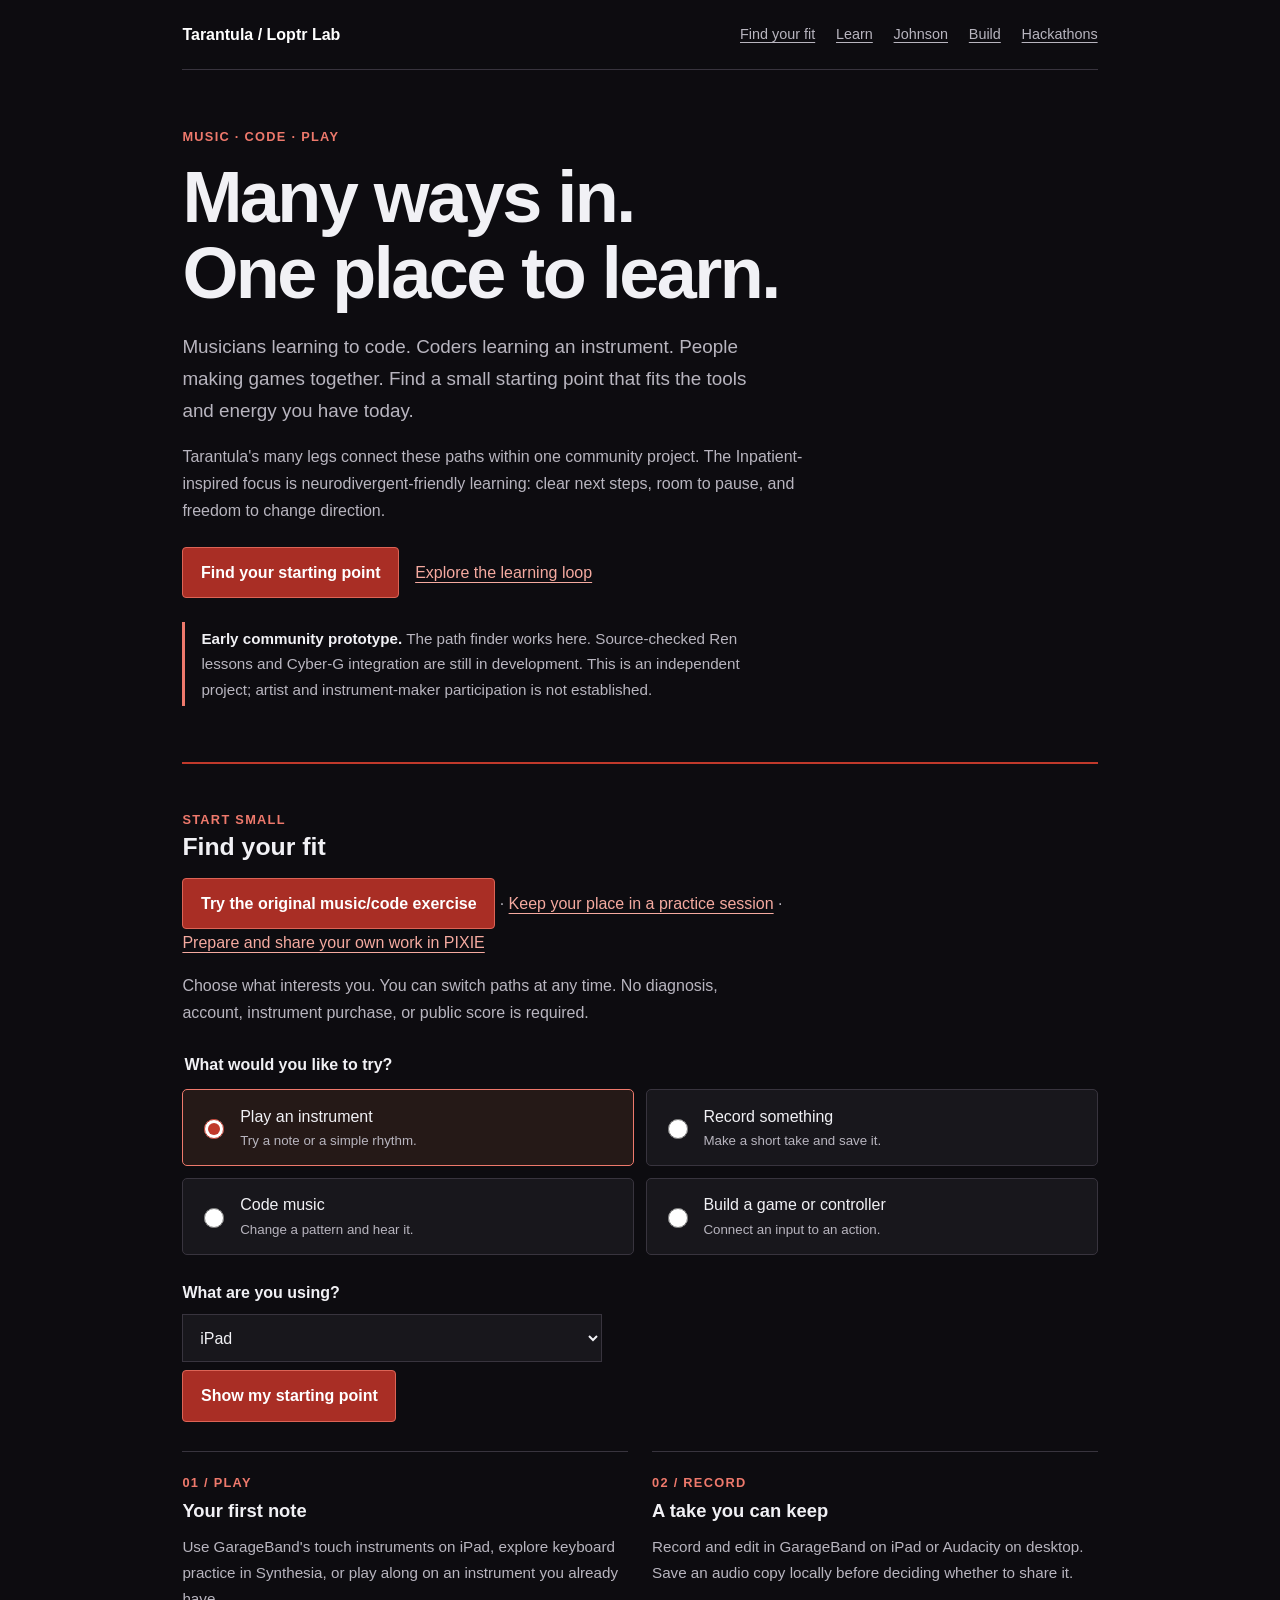
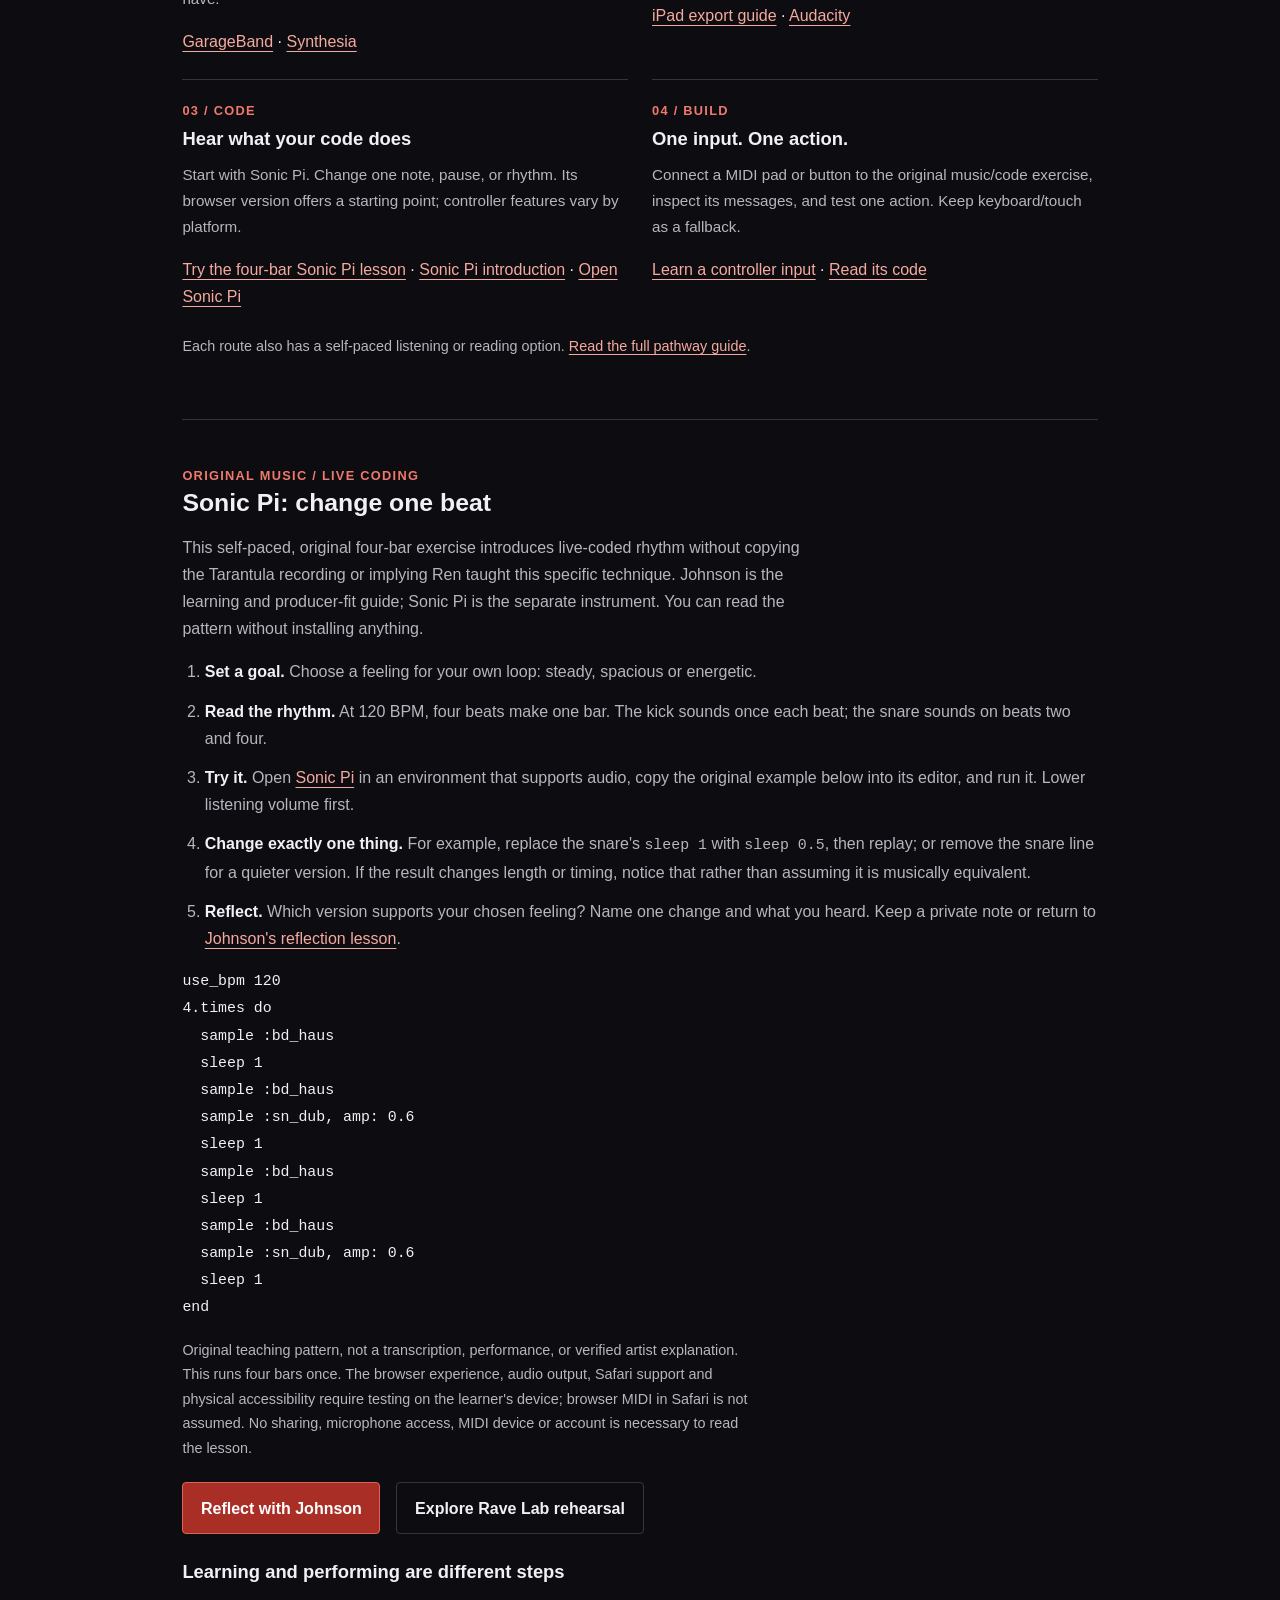
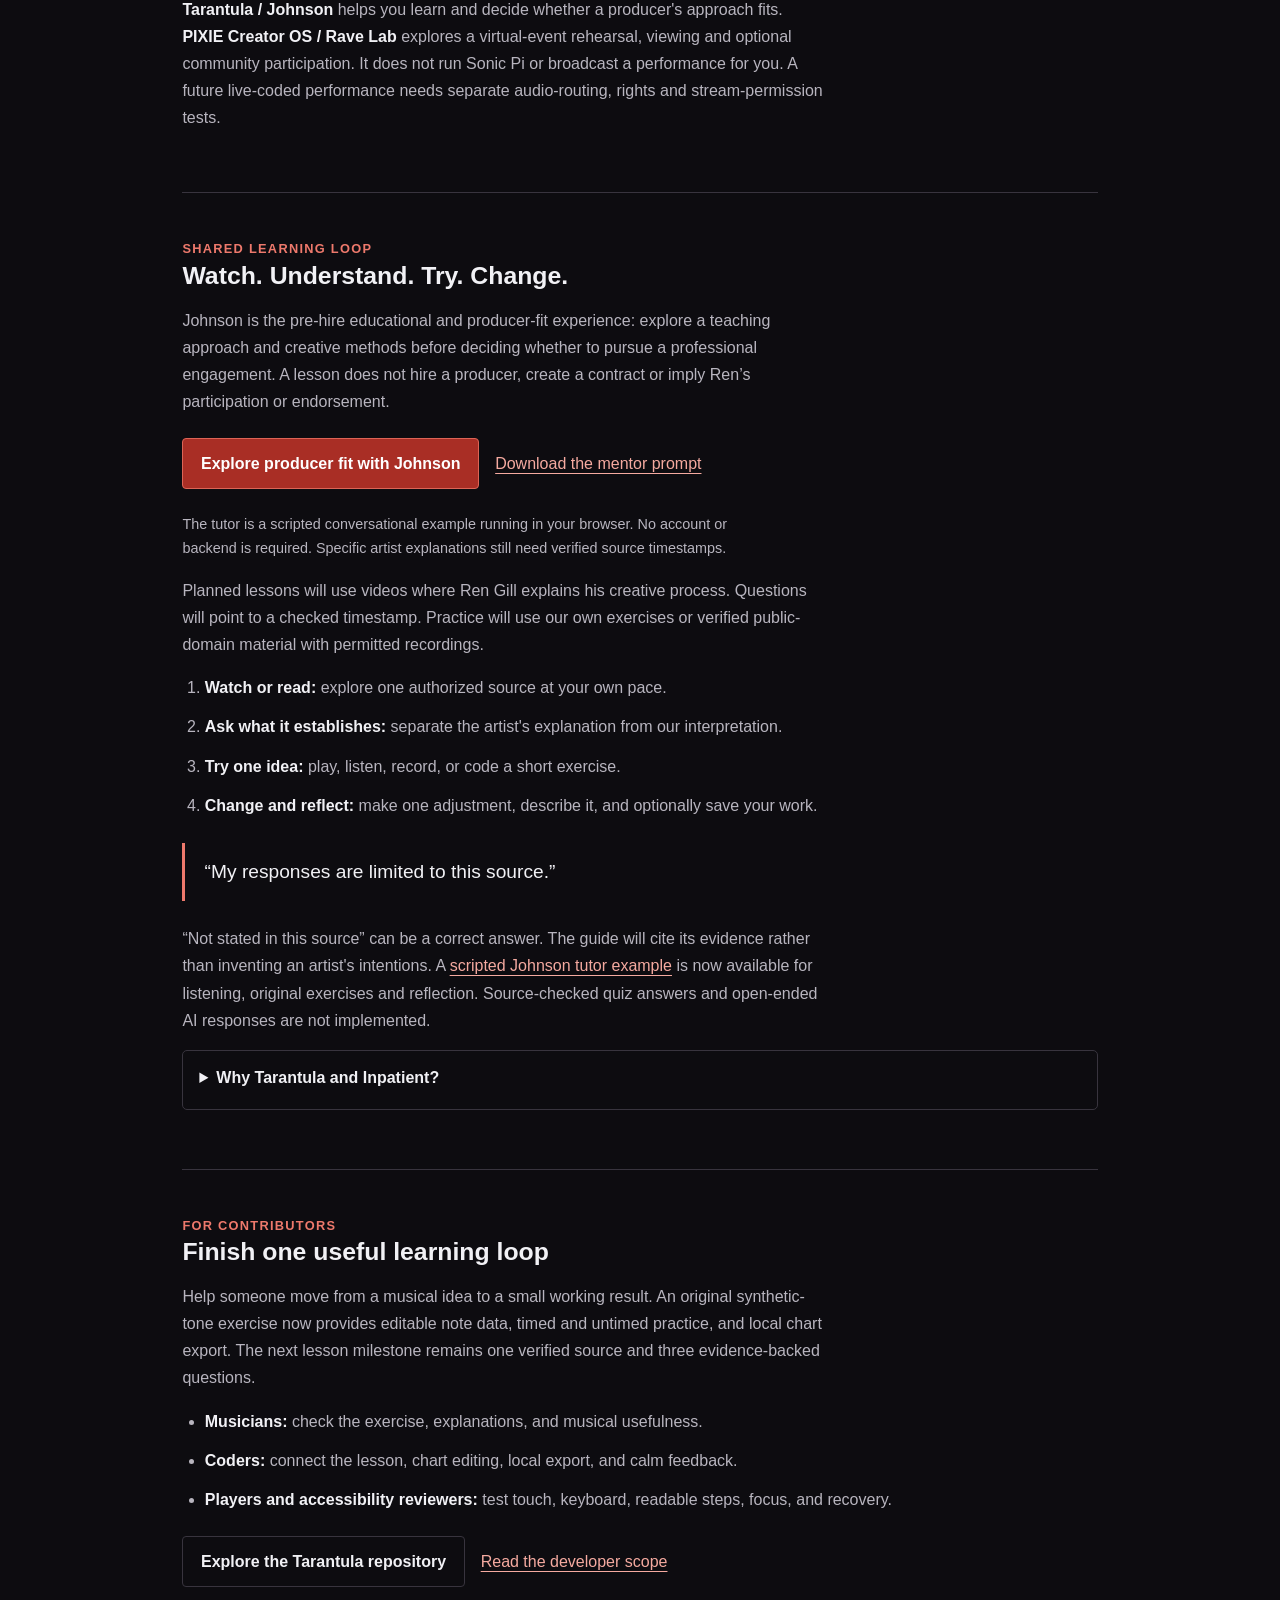
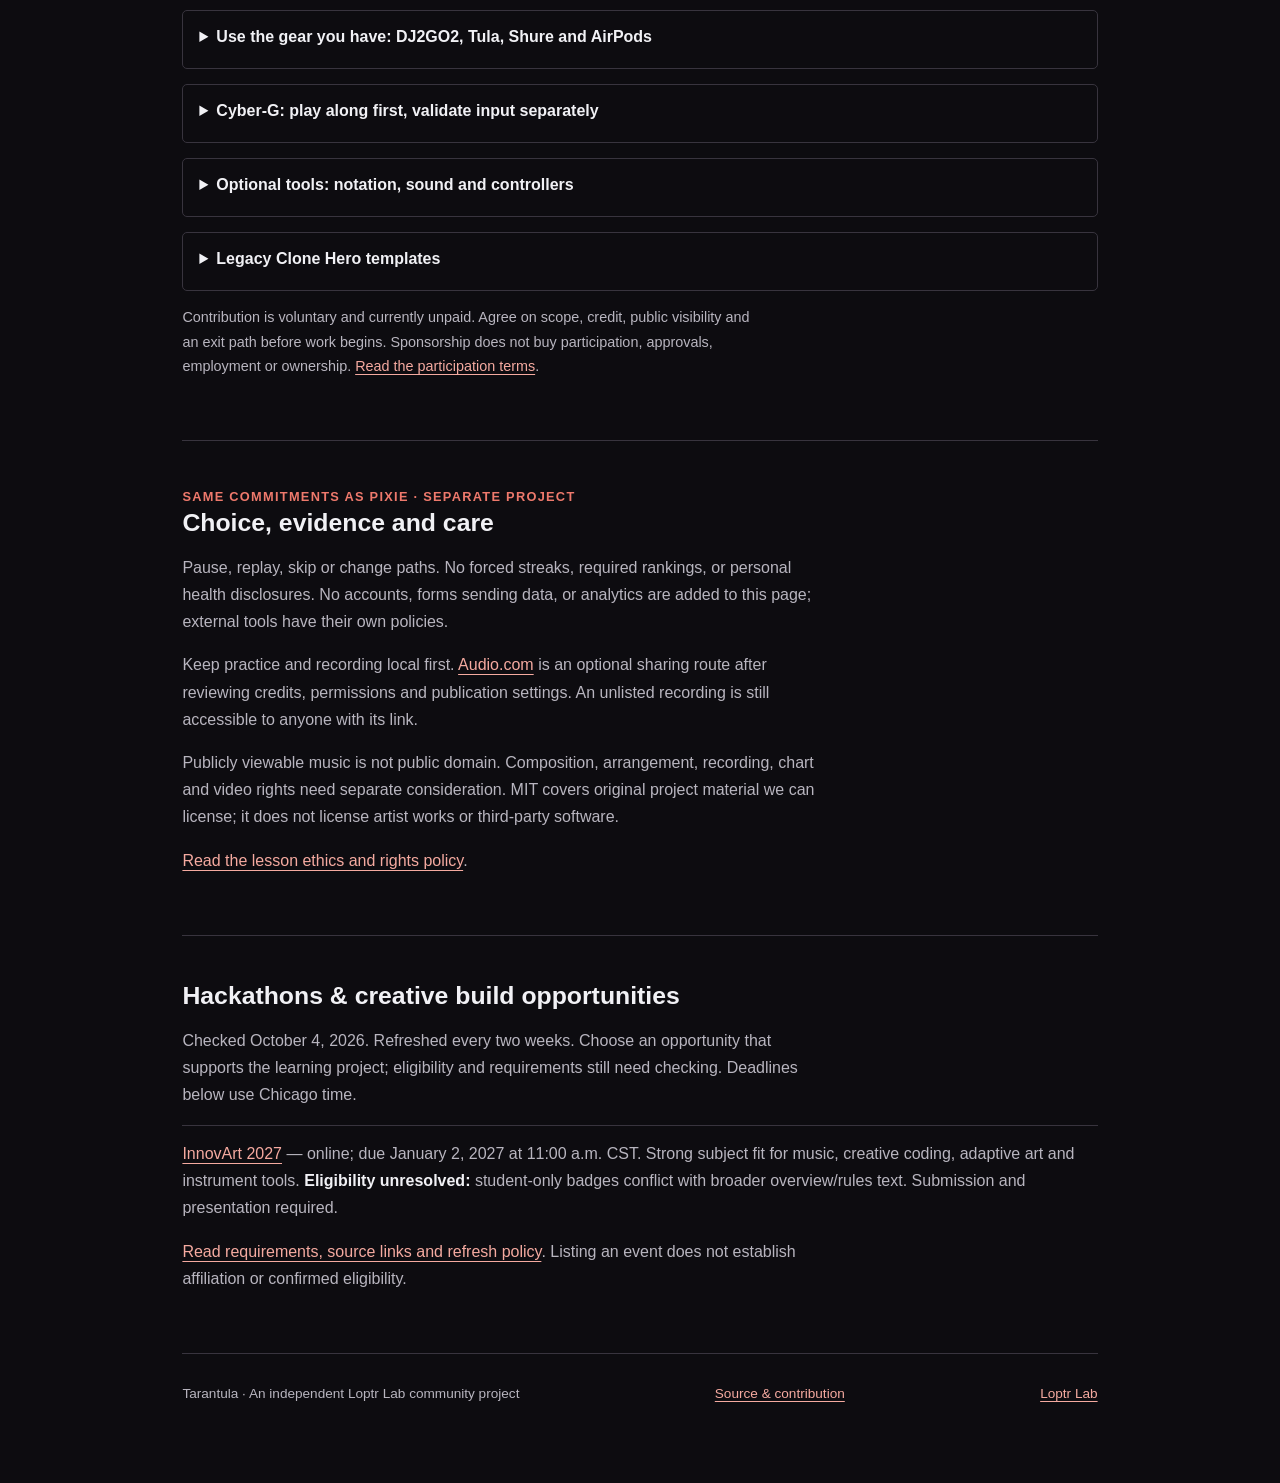
<file: index.html>
<!DOCTYPE html>
<html lang="en">
<head>
<meta charset="UTF-8">
<meta name="viewport" content="width=device-width, initial-scale=1">
<title>Tarantula — Music, Code &amp; Play | Loptr Lab</title>
<meta name="description" content="Find your way into music, coding and game making. An independent community learning project with iPad pathways, source-based lessons and accessible practice.">
<meta property="og:title" content="Tarantula — Music, Code &amp; Play">
<meta property="og:description" content="One community project. Many ways to learn: play, record, code music or build a game.">
<meta property="og:type" content="website">
<meta property="og:url" content="https://ibloud.github.io/tarantula-clone-hero/">
<meta property="og:image" content="https://ibloud.github.io/tarantula-clone-hero/assets/social-preview.png">
<meta property="og:image:width" content="1280">
<meta property="og:image:height" content="640">
<meta property="og:image:alt" content="Original Tarantula custom-chart project artwork">
<meta name="twitter:card" content="summary_large_image">
<style>
*{box-sizing:border-box}html{scroll-padding-top:1rem}body{margin:0;background:#0d0c10;color:#f1f1f5;font:1rem/1.7 -apple-system,BlinkMacSystemFont,"Segoe UI",sans-serif}
:root{--muted:#b8b5bf;--surface:#18171c;--border:#38343e;--accent:#ee796c}
a{color:#f5aaa0;text-underline-offset:.22em}a:hover{color:white}button,input,select{font:inherit}
button,select{min-height:48px}button{cursor:pointer}a:focus-visible,button:focus-visible,input:focus-visible,select:focus-visible,summary:focus-visible{outline:3px solid #f5cc78;outline-offset:5px}
[hidden]{display:none!important}.page{max-width:960px;margin:auto;padding:0 1.4rem 3rem}
.skip{position:absolute;top:-100px;left:1rem;background:white;color:#111;padding:.7rem;z-index:10}.skip:focus{top:1rem}
.top{display:flex;align-items:center;justify-content:space-between;gap:1rem;flex-wrap:wrap;padding:1.3rem 0;border-bottom:1px solid var(--border)}
.brand{color:white;text-decoration:none;font-weight:750}.top nav{display:flex;gap:1.3rem;flex-wrap:wrap;font-size:.9rem}.top nav a{color:var(--muted)}
header{padding:3.5rem 0 2.5rem;border-bottom:2px solid #c0392b}
.eyebrow{font-size:.8rem;letter-spacing:.1em;text-transform:uppercase;color:var(--accent);font-weight:700}
h1{font-size:clamp(2.6rem,8vw,4.5rem);line-height:1.05;margin:.8rem 0 1.2rem;letter-spacing:-.035em}
h2{font-size:1.55rem;line-height:1.3;margin:0 0 .9rem}h3{font-size:1.15rem;margin:0 0 .5rem}
p{max-width:72ch;margin:0 0 1rem;color:var(--muted)}strong{color:#f1f1f5}
.lead{font-size:1.18rem;max-width:57ch}.actions{display:flex;gap:1rem;flex-wrap:wrap;align-items:center;margin:1.4rem 0}
.button{display:inline-block;background:#a92e25;border:1px solid #dc6456;color:white;border-radius:4px;padding:.7rem 1.1rem;text-decoration:none;font-weight:650}
.button:hover{background:#c03b30}.secondary{background:transparent;border-color:var(--border);color:#f1f1f5}
.status{border-left:3px solid var(--accent);padding:.2rem 0 .2rem 1rem;margin-top:1.5rem;font-size:.95rem}
section{padding:2.8rem 0;border-bottom:1px solid var(--border)}.intro{max-width:66ch}
fieldset{border:0;margin:1.5rem 0;padding:0}legend{font-weight:650;margin-bottom:.7rem}
.choices{display:grid;grid-template-columns:repeat(2,minmax(0,1fr));gap:.7rem}
.choice{display:flex;align-items:center;gap:.8rem;padding:.8rem 1rem;border:1px solid var(--border);background:var(--surface);border-radius:5px;cursor:pointer}
.choice:has(input:checked){border-color:var(--accent);background:#251917}.choice input{width:20px;height:20px;accent-color:#c0392b;flex-shrink:0}
.choice span{display:block}.choice small{display:block;color:var(--muted)}
select{display:block;width:100%;max-width:420px;color:#f1f1f5;background:var(--surface);border:1px solid var(--border);padding:.6rem .8rem;margin:.5rem 0}
.result{background:var(--surface);border:1px solid var(--border);border-left:3px solid var(--accent);padding:1.3rem;margin:1.4rem 0;border-radius:5px}
.result p:last-child{margin-bottom:0}.routes{display:grid;grid-template-columns:repeat(2,minmax(0,1fr));gap:1.5rem;margin-top:1.8rem}
.route{border-top:1px solid var(--border);padding-top:1rem}.route p{font-size:.95rem}.number{color:var(--accent);font-size:.8rem;font-weight:700;letter-spacing:.1em}
ol,ul{padding-left:1.4rem;color:var(--muted)}li{margin-bottom:.75rem}.tools{list-style:none;padding:0}.tools li{border-top:1px solid var(--border);padding-top:.9rem}
blockquote{margin:1.5rem 0;padding:.8rem 1.2rem;border-left:3px solid var(--accent);font-size:1.2rem}blockquote p{color:#f1f1f5;margin:0}
details{border:1px solid var(--border);padding:.8rem 1rem;border-radius:5px;margin:.9rem 0}summary{cursor:pointer;font-weight:650;color:#f1f1f5;min-height:32px}details p{margin:.8rem 0}
.note{font-size:.9rem}.small-links{display:flex;gap:1rem;flex-wrap:wrap}footer{padding:1.8rem 0;display:flex;justify-content:space-between;gap:1rem;flex-wrap:wrap;font-size:.85rem;color:var(--muted)}
code{font-size:.93em;overflow-wrap:anywhere}#hackathon-list li{margin-bottom:1rem}
@media(max-width:560px){.choices,.routes{grid-template-columns:1fr}header{padding:2.3rem 0 2rem}.top nav{gap:1rem}.page{padding-inline:1.1rem}section{padding:2rem 0}.button{width:100%;text-align:center}}
@media(prefers-reduced-motion:reduce){*{scroll-behavior:auto!important;transition:none!important}}
</style>
</head>
<body>
<a class="skip" href="#main">Skip to content</a>
<div class="page">
<div class="top"><a class="brand" href="#main">Tarantula / Loptr Lab</a><nav aria-label="Page sections"><a href="#find-fit">Find your fit</a><a href="#learn">Learn</a><a href="tutor.html">Johnson</a><a href="#build">Build</a><a href="#hackathon-opportunities">Hackathons</a></nav></div>
<main id="main">
<header>
<div class="eyebrow">Music · Code · Play</div>
<h1>Many ways in.<br>One place to learn.</h1>
<p class="lead">Musicians learning to code. Coders learning an instrument. People making games together. Find a small starting point that fits the tools and energy you have today.</p>
<p>Tarantula's many legs connect these paths within one community project. The Inpatient-inspired focus is neurodivergent-friendly learning: clear next steps, room to pause, and freedom to change direction.</p>
<div class="actions"><a class="button" href="#find-fit">Find your starting point</a><a href="#learn">Explore the learning loop</a></div>
<p class="status"><strong>Early community prototype.</strong> The path finder works here. Source-checked Ren lessons and Cyber-G integration are still in development. This is an independent project; artist and instrument-maker participation is not established.</p>
</header>

<section id="find-fit" aria-labelledby="fit-title">
<div class="eyebrow">Start small</div><h2 id="fit-title">Find your fit</h2>
<p><a class="button" href="https://ibloud.github.io/ren-tap-tap-revenge/lesson.html">Try the original music/code exercise</a> · <a href="https://ibloud.github.io/pixie-creator-os/session.html">Keep your place in a practice session</a> · <a href="https://ibloud.github.io/pixie-creator-os/">Prepare and share your own work in PIXIE</a></p>
<p class="intro">Choose what interests you. You can switch paths at any time. No diagnosis, account, instrument purchase, or public score is required.</p>
<form id="fit-form">
<fieldset><legend>What would you like to try?</legend><div class="choices">
<label class="choice"><input type="radio" name="goal" value="play" checked><span>Play an instrument<small>Try a note or a simple rhythm.</small></span></label>
<label class="choice"><input type="radio" name="goal" value="record"><span>Record something<small>Make a short take and save it.</small></span></label>
<label class="choice"><input type="radio" name="goal" value="code"><span>Code music<small>Change a pattern and hear it.</small></span></label>
<label class="choice"><input type="radio" name="goal" value="build"><span>Build a game or controller<small>Connect an input to an action.</small></span></label>
</div></fieldset>
<label for="device"><strong>What are you using?</strong></label>
<select id="device" name="device"><option value="ipad">iPad</option><option value="computer">Computer or Raspberry Pi</option><option value="browser">Just a browser / not sure</option></select>
<button class="button" type="submit">Show my starting point</button>
</form>
<div id="fit-result" class="result" role="status" aria-live="polite" aria-atomic="true" hidden><h3 id="route-title"></h3><p id="route-step"></p><p><a id="route-link" href="#pathways">Open the suggested tool</a></p><p id="route-limit" class="note"></p></div>
<noscript><p>Use the four paths below to choose a starting point. The suggested-path button needs JavaScript; the guides and links work without it.</p></noscript>
<div id="pathways" class="routes">
<article class="route"><span class="number">01 / PLAY</span><h3>Your first note</h3><p>Use GarageBand's touch instruments on iPad, explore keyboard practice in Synthesia, or play along on an instrument you already have.</p><a href="https://www.apple.com/ios/garageband/">GarageBand</a> · <a href="https://synthesiagame.com/">Synthesia</a></article>
<article class="route"><span class="number">02 / RECORD</span><h3>A take you can keep</h3><p>Record and edit in GarageBand on iPad or Audacity on desktop. Save an audio copy locally before deciding whether to share it.</p><a href="https://support.apple.com/guide/garageband-ipad/share-songs-chs39284d66/ipados">iPad export guide</a> · <a href="https://www.audacityteam.org/">Audacity</a></article>
<article class="route"><span class="number">03 / CODE</span><h3>Hear what your code does</h3><p>Start with Sonic Pi. Change one note, pause, or rhythm. Its browser version offers a starting point; controller features vary by platform.</p><a href="#sonic-pi-lesson">Try the four-bar Sonic Pi lesson</a> · <a href="https://projects.raspberrypi.org/en/projects/getting-started-with-sonic-pi">Sonic Pi introduction</a> · <a href="https://sonic-pi.net/">Open Sonic Pi</a></article>
<article class="route"><span class="number">04 / BUILD</span><h3>One input. One action.</h3><p>Connect a MIDI pad or button to the original music/code exercise, inspect its messages, and test one action. Keep keyboard/touch as a fallback.</p><a href="https://ibloud.github.io/ren-tap-tap-revenge/lesson.html#controller">Learn a controller input</a> · <a href="https://github.com/ibloud/ren-tap-tap-revenge">Read its code</a></article>
</div>
<p class="note" style="margin-top:1.5rem">Each route also has a self-paced listening or reading option. <a href="https://github.com/ibloud/tarantula-clone-hero/blob/main/docs/FIND_YOUR_FIT.md">Read the full pathway guide</a>.</p>
</section>

<section id="sonic-pi-lesson" aria-labelledby="sonic-pi-lesson-title">
<div class="eyebrow">Original music / live coding</div>
<h2 id="sonic-pi-lesson-title">Sonic Pi: change one beat</h2>
<p>This self-paced, original four-bar exercise introduces live-coded rhythm without copying the Tarantula recording or implying Ren taught this specific technique. Johnson is the learning and producer-fit guide; Sonic Pi is the separate instrument. You can read the pattern without installing anything.</p>
<ol>
<li><strong>Set a goal.</strong> Choose a feeling for your own loop: steady, spacious or energetic.</li>
<li><strong>Read the rhythm.</strong> At 120 BPM, four beats make one bar. The kick sounds once each beat; the snare sounds on beats two and four.</li>
<li><strong>Try it.</strong> Open <a href="https://sonic-pi.net/">Sonic Pi</a> in an environment that supports audio, copy the original example below into its editor, and run it. Lower listening volume first.</li>
<li><strong>Change exactly one thing.</strong> For example, replace the snare's <code>sleep 1</code> with <code>sleep 0.5</code>, then replay; or remove the snare line for a quieter version. If the result changes length or timing, notice that rather than assuming it is musically equivalent.</li>
<li><strong>Reflect.</strong> Which version supports your chosen feeling? Name one change and what you heard. Keep a private note or return to <a href="tutor.html">Johnson's reflection lesson</a>.</li>
</ol>
<pre><code>use_bpm 120
4.times do
  sample :bd_haus
  sleep 1
  sample :bd_haus
  sample :sn_dub, amp: 0.6
  sleep 1
  sample :bd_haus
  sleep 1
  sample :bd_haus
  sample :sn_dub, amp: 0.6
  sleep 1
end</code></pre>
<p class="note">Original teaching pattern, not a transcription, performance, or verified artist explanation. This runs four bars once. The browser experience, audio output, Safari support and physical accessibility require testing on the learner's device; browser MIDI in Safari is not assumed. No sharing, microphone access, MIDI device or account is necessary to read the lesson.</p>
<div class="actions"><a class="button" href="tutor.html">Reflect with Johnson</a><a class="button secondary" href="https://ibloud.github.io/pixie-creator-os/rave.html">Explore Rave Lab rehearsal</a></div>
<h3>Learning and performing are different steps</h3>
<p><strong>Tarantula / Johnson</strong> helps you learn and decide whether a producer's approach fits. <strong>PIXIE Creator OS / Rave Lab</strong> explores a virtual-event rehearsal, viewing and optional community participation. It does not run Sonic Pi or broadcast a performance for you. A future live-coded performance needs separate audio-routing, rights and stream-permission tests.</p>
</section>

<section id="learn" aria-labelledby="learn-title"><div class="eyebrow">Shared learning loop</div><h2 id="learn-title">Watch. Understand. Try. Change.</h2>
<p>Johnson is the pre-hire educational and producer-fit experience: explore a teaching approach and creative methods before deciding whether to pursue a professional engagement. A lesson does not hire a producer, create a contract or imply Ren’s participation or endorsement.</p><div class="actions"><a class="button" href="tutor.html">Explore producer fit with Johnson</a><a href="mentor-prompt.md" download>Download the mentor prompt</a></div><p class="note">The tutor is a scripted conversational example running in your browser. No account or backend is required. Specific artist explanations still need verified source timestamps.</p>
<p>Planned lessons will use videos where Ren Gill explains his creative process. Questions will point to a checked timestamp. Practice will use our own exercises or verified public-domain material with permitted recordings.</p>
<ol><li><strong>Watch or read:</strong> explore one authorized source at your own pace.</li><li><strong>Ask what it establishes:</strong> separate the artist's explanation from our interpretation.</li><li><strong>Try one idea:</strong> play, listen, record, or code a short exercise.</li><li><strong>Change and reflect:</strong> make one adjustment, describe it, and optionally save your work.</li></ol>
<blockquote><p>“My responses are limited to this source.”</p></blockquote>
<p>“Not stated in this source” can be a correct answer. The guide will cite its evidence rather than inventing an artist's intentions. A <a href="tutor.html">scripted Johnson tutor example</a> is now available for listening, original exercises and reflection. Source-checked quiz answers and open-ended AI responses are not implemented.</p>
<details><summary>Why Tarantula and Inpatient?</summary><p>The project grew from a fan chart for “Tarantula,” by Ren and Chris Webby. Its many paths now connect music, learning, coding and play. We design for different attention and access needs without asking people to disclose a diagnosis.</p><p><a href="https://www.youtube.com/watch?v=0DTrjpIb4QI">Watch the referenced Tarantula video on YouTube</a> · <a href="https://inpatient.world">Explore Inpatient World</a>. This music video is a reference, not a verified process lesson.</p></details>
</section>

<section id="build" aria-labelledby="build-title"><div class="eyebrow">For contributors</div><h2 id="build-title">Finish one useful learning loop</h2>
<p>Help someone move from a musical idea to a small working result. An original synthetic-tone exercise now provides editable note data, timed and untimed practice, and local chart export. The next lesson milestone remains one verified source and three evidence-backed questions.</p>
<ul><li><strong>Musicians:</strong> check the exercise, explanations, and musical usefulness.</li><li><strong>Coders:</strong> connect the lesson, chart editing, local export, and calm feedback.</li><li><strong>Players and accessibility reviewers:</strong> test touch, keyboard, readable steps, focus, and recovery.</li></ul>
<div class="actions"><a class="button secondary" href="https://github.com/ibloud/tarantula-clone-hero">Explore the Tarantula repository</a><a href="https://github.com/ibloud/ren-tap-tap-revenge/blob/main/docs/CYBER_G_LEARNING_LAB.md">Read the developer scope</a></div>
<details><summary>Use the gear you have: DJ2GO2, Tula, Shure and AirPods</summary><p>Learn a pad/button in the <a href="https://ibloud.github.io/ren-tap-tap-revenge/lesson.html#controller">MIDI exercise</a>. Record original material with Tula in your chosen app, then bring a file to <a href="https://ibloud.github.io/pixie-creator-os/session.html#equipment-practice">Creator OS practice</a>. Shure and AirPods are listening routes; Apple accessibility settings remain under your control.</p><p><a href="https://github.com/ibloud/tarantula-clone-hero/blob/main/docs/CONTROLLER-LAB.md">Equipment, AirPods accessibility and physical test guide</a>. Input hardware, iPad/browser support and latency still require your test evidence. No new backend, purchase or microphone permission is required.</p></details><details><summary>Cyber-G: play along first, validate input separately</summary><p>Cyber-G can be an optional instrument alongside the lesson. USB audio and MIDI note events are different capabilities. Model, module, firmware, receiving app, and browser all need checking before automatic scoring or control is promised.</p><p>Start with GarageBand recording and local export, then test audio and keyboard MIDI separately. Safari browser MIDI access is not established by MIDI working in a native app.</p></details>
<details><summary>Optional tools: notation, sound and controllers</summary><p><a href="https://musescore.org/">MuseScore Studio</a> supports the notation route; <a href="https://www.musehub.com/">MuseHub</a> offers optional sounds and effects. Desktop plugins are not automatically iPad-compatible. Use built-in sounds before adding dependencies.</p><p><a href="https://sonic-pi.net/tutorial-11.html">Sonic Pi MIDI</a> and <a href="https://sonic-pi.net/tutorial-12.html">OSC</a> can connect controllers to sounds. Sonic Pi Web does not provide MIDI in Safari or browser OSC; use a supported app/environment for those experiments.</p></details>
<details><summary>Legacy Clone Hero templates</summary><p><a href="song.ini">song.ini</a> and <a href="notes.chart">notes.chart</a> remain unverified source templates. They are not a finished playable pack and supply no audio or artist permission. Validate metadata, timing, chart content and rights before reuse.</p><p><a href="https://clonehero.net/">Clone Hero</a> offers optional controller rhythm practice. <a href="https://github.com/FireFox2000000/Moonscraper-Chart-Editor">Moonscraper</a> edits charts. Game scores do not establish instrumental technique or musical understanding.</p></details>
<p class="note">Contribution is voluntary and currently unpaid. Agree on scope, credit, public visibility and an exit path before work begins. Sponsorship does not buy participation, approvals, employment or ownership. <a href="https://github.com/ibloud/ibloud.github.io/blob/main/MISSION.md">Read the participation terms</a>.</p>
</section>

<section id="ethics" aria-labelledby="ethics-title"><div class="eyebrow">Same commitments as PIXIE · Separate project</div><h2 id="ethics-title">Choice, evidence and care</h2>
<p>Pause, replay, skip or change paths. No forced streaks, required rankings, or personal health disclosures. No accounts, forms sending data, or analytics are added to this page; external tools have their own policies.</p>
<p>Keep practice and recording local first. <a href="https://audio.com/">Audio.com</a> is an optional sharing route after reviewing credits, permissions and publication settings. An unlisted recording is still accessible to anyone with its link.</p>
<p>Publicly viewable music is not public domain. Composition, arrangement, recording, chart and video rights need separate consideration. MIT covers original project material we can license; it does not license artist works or third-party software.</p>
<p><a href="https://github.com/ibloud/tarantula-clone-hero/blob/main/docs/ETHICAL_MUSIC_LESSONS.md">Read the lesson ethics and rights policy</a>.</p>
</section>

<!-- BEGIN HACKATHON OPPORTUNITIES -->
    <section id="hackathon-opportunities" aria-labelledby="hackathon-heading">
      <h2 id="hackathon-heading">Hackathons &amp; creative build opportunities</h2>
      <p>Checked October 4, 2026. Refreshed every two weeks. Choose an opportunity that supports the learning project; eligibility and requirements still need checking. Deadlines below use Chicago time.</p>
      <ul class="tools" id="hackathon-list">
        <li data-deadline="2027-01-02T17:00:00Z"><span><a href="https://innovart2027.devpost.com/" target="_blank" rel="noopener noreferrer">InnovArt 2027</a> — online; due January 2, 2027 at 11:00 a.m. CST. Strong subject fit for music, creative coding, adaptive art and instrument tools. <strong>Eligibility unresolved:</strong> student-only badges conflict with broader overview/rules text. Submission and presentation required.</span></li>
        <li data-deadline="2026-10-31T03:45:00Z"><span><a href="https://qloo.devpost.com/" target="_blank" rel="noopener noreferrer">Qloo Agentic Hackathon</a> — online; due October 30, 2026 at 10:45 p.m. CDT. Conditional fit for music discovery; requires meaningful Qloo API use, an agentic app, a working public demo and open-source code.</span></li>
        <li data-deadline="2026-10-14T04:45:00Z"><span><a href="https://warriorhacks-2-0.devpost.com/" target="_blank" rel="noopener noreferrer">WarriorHacks 2.0</a> — online; due October 13, 2026 at 11:45 p.m. CDT. Community learning fit for eligible student contributors aged 13+; organizations are excluded.</span></li>
      </ul>
      <p id="hackathon-empty" hidden>No current opportunities remain in this checked list. The next refresh will search for suitable events.</p>
      <p><a href="https://github.com/ibloud/tarantula-clone-hero/blob/main/docs/HACKATHONS.md" style="text-decoration:underline;">Read requirements, source links and refresh policy</a>. Listing an event does not establish affiliation or confirmed eligibility.</p>
    </section>
    <!-- END HACKATHON OPPORTUNITIES -->
</main>
<footer><span>Tarantula · An independent Loptr Lab community project</span><a href="https://github.com/ibloud/tarantula-clone-hero">Source &amp; contribution</a><a href="https://loptrlab.com">Loptr Lab</a></footer>
</div>
<script src="pathways.js?v=20261004-midi1"></script>
<script>
const routes = window.TarantulaRoutes;
document.getElementById('fit-form').addEventListener('submit', function(event) {
  event.preventDefault();
  const goal = document.querySelector('input[name="goal"]:checked').value;
  const device = document.getElementById('device').value;
  const route = routes[goal][device];
  document.getElementById('route-title').textContent = route[0];
  document.getElementById('route-step').textContent = route[1];
  const link = document.getElementById('route-link');
  link.href = route[2]; link.textContent = route[3];
  document.getElementById('route-limit').textContent = route[4];
  document.getElementById('fit-result').hidden = false;
});
function removeExpiredHackathons() {
  const now = Date.now();
  document.querySelectorAll('#hackathon-list [data-deadline]').forEach(function(item) {
    const deadline = Date.parse(item.dataset.deadline);
    if (!Number.isFinite(deadline) || deadline <= now) item.remove();
  });
  document.getElementById('hackathon-empty').hidden =
    document.querySelector('#hackathon-list [data-deadline]') !== null;
}
removeExpiredHackathons();
setInterval(removeExpiredHackathons, 60000);
document.addEventListener('visibilitychange', removeExpiredHackathons);
</script>
</body>
</html>
</file>
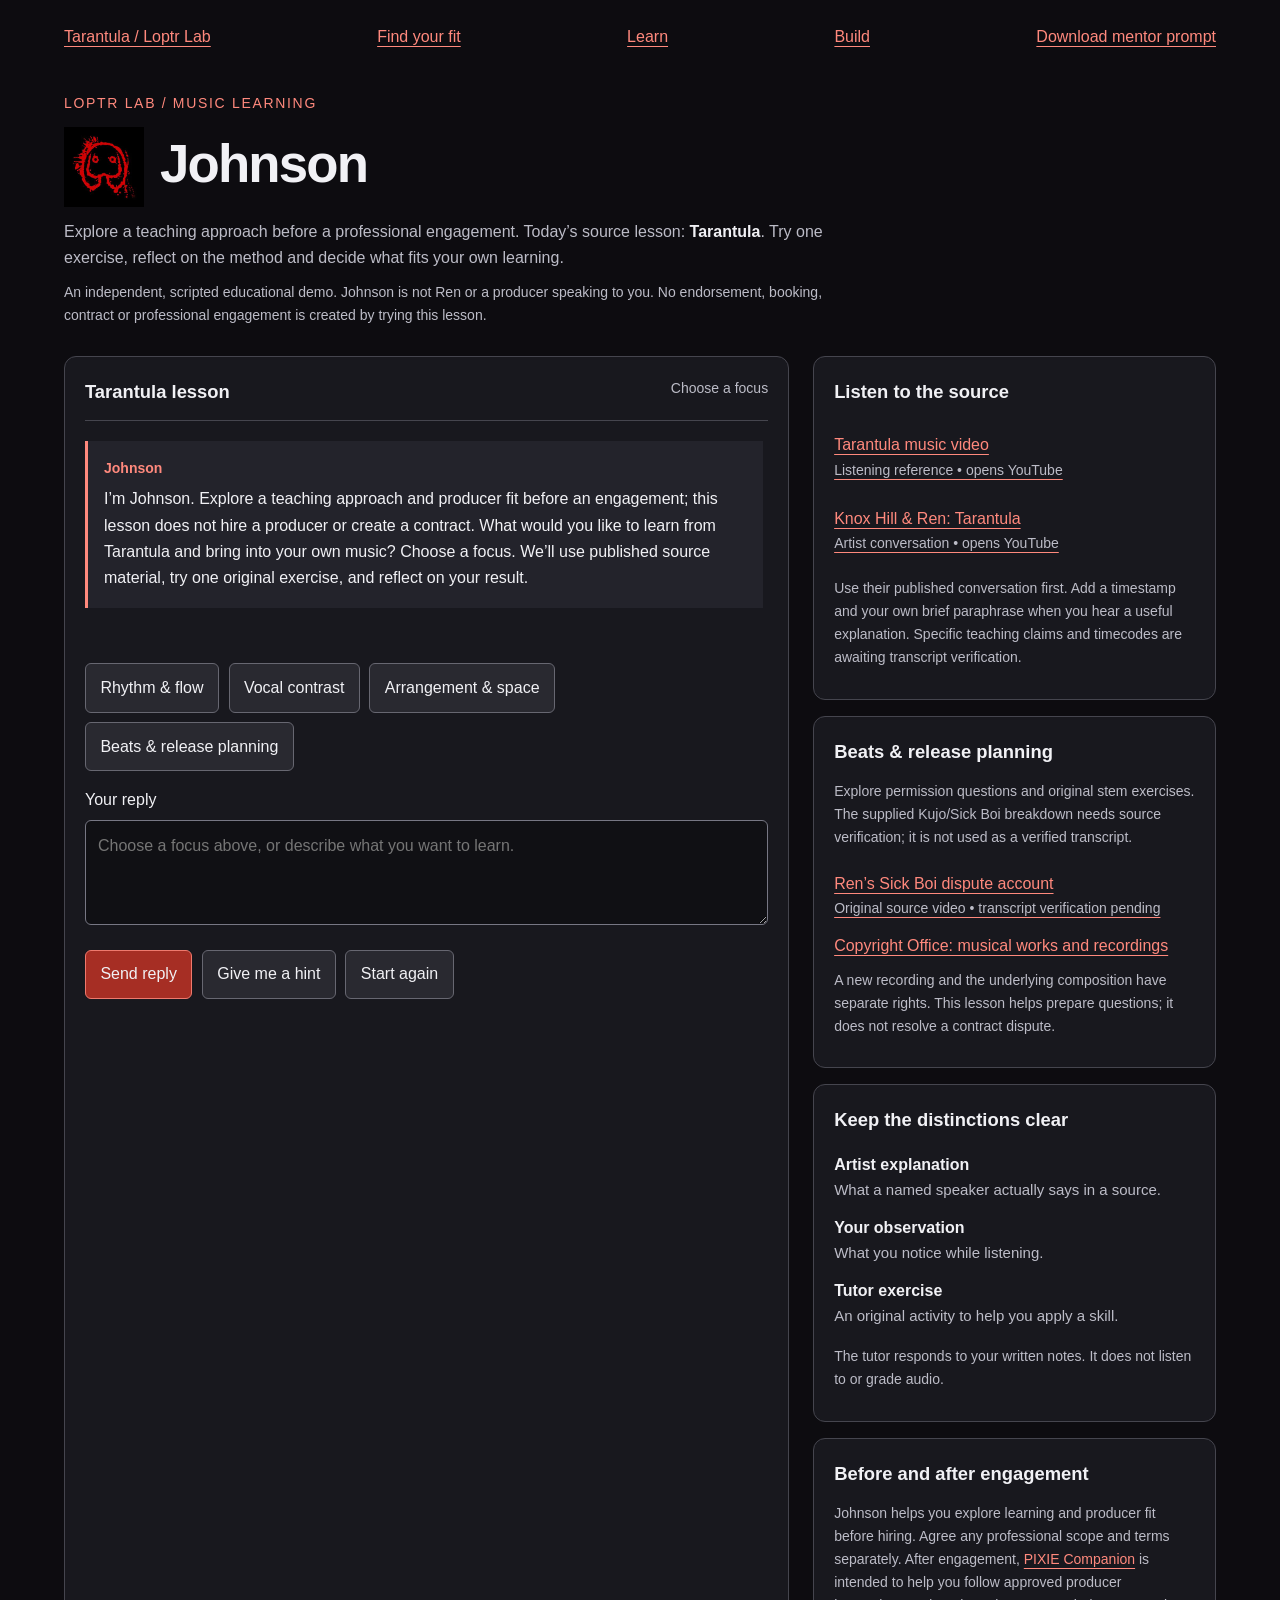
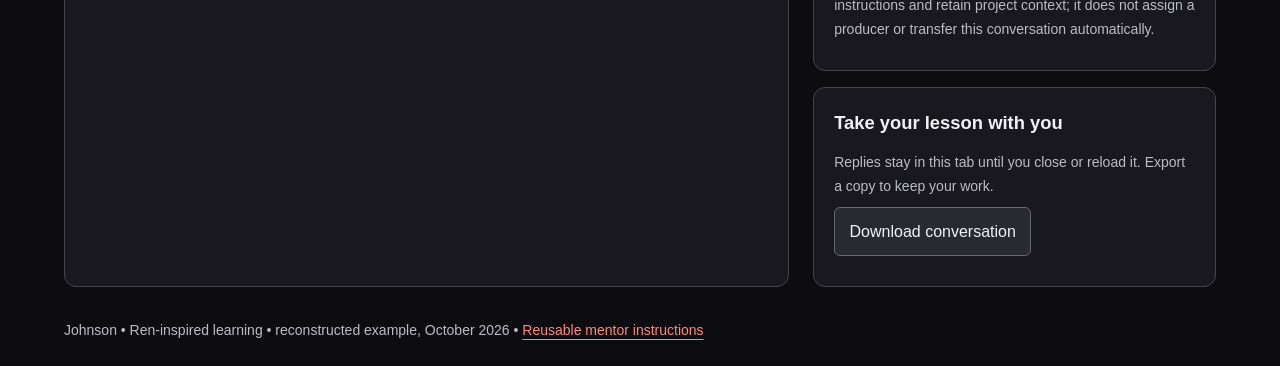
<file: tutor.html>
<!doctype html>
<html lang="en"><head><meta charset="utf-8"><meta name="viewport" content="width=device-width,initial-scale=1"><title>Johnson • Explore learning and producer fit</title><link rel="stylesheet" href="tutor.css"><script src="tutor.js" defer></script></head>
<body><a class="skip" href="#conversation">Skip to lesson</a><main>
<nav aria-label="Project navigation"><a href="index.html">Tarantula / Loptr Lab</a><a href="index.html#find-fit">Find your fit</a><a href="index.html#learn">Learn</a><a href="index.html#build">Build</a><a href="mentor-prompt.md" download>Download mentor prompt</a></nav>
<header><p class="eyebrow">LOPTR LAB / MUSIC LEARNING</p><div style="display:flex;align-items:center;gap:1rem;flex-wrap:wrap"><img src="assets/johnson.jpeg" alt="Johnson’s red rabbit emblem" width="80" height="80"><h1>Johnson</h1></div><p>Explore a teaching approach before a professional engagement. Today’s source lesson: <strong>Tarantula</strong>. Try one exercise, reflect on the method and decide what fits your own learning.</p><p class="small">An independent, scripted educational demo. Johnson is not Ren or a producer speaking to you. No endorsement, booking, contract or professional engagement is created by trying this lesson.</p></header>
<div class="layout"><section class="studio" aria-labelledby="lesson-title"><div class="lesson-head"><h2 id="lesson-title">Tarantula lesson</h2><span id="progress">Choose a focus</span></div>
<div id="conversation" role="log" aria-label="Conversation with Johnson" aria-live="polite" aria-relevant="additions" tabindex="0"></div>
<div id="choices" aria-label="Suggested responses"></div>
<form id="reply-form"><label for="reply">Your reply</label><textarea id="reply" rows="3" maxlength="1200" placeholder="Choose a focus above, or describe what you want to learn."></textarea><div class="controls"><button type="submit" id="send">Send reply</button><button type="button" id="hint">Give me a hint</button><button type="button" id="restart">Start again</button></div><p id="status" role="status" class="small"></p></form>
<noscript><p>Enable JavaScript for the guided conversation, or <a href="mentor-prompt.md">read the complete mentor prompt</a>.</p></noscript></section>
<aside><section><h2>Listen to the source</h2><a class="source" href="https://www.youtube.com/watch?v=0DTrjpIb4QI" target="_blank" rel="noopener">Tarantula music video <span>Listening reference • opens YouTube</span></a><a class="source" href="https://www.youtube.com/watch?v=8t4wisfnf4M" target="_blank" rel="noopener">Knox Hill &amp; Ren: Tarantula <span>Artist conversation • opens YouTube</span></a><p class="small">Use their published conversation first. Add a timestamp and your own brief paraphrase when you hear a useful explanation. Specific teaching claims and timecodes are awaiting transcript verification.</p></section>
<section><h2>Beats &amp; release planning</h2><p class="small">Explore permission questions and original stem exercises. The supplied Kujo/Sick Boi breakdown needs source verification; it is not used as a verified transcript.</p><a class="source" href="https://www.youtube-nocookie.com/embed/K72abdMZbGA" target="_blank" rel="noopener">Ren’s Sick Boi dispute account<span>Original source video • transcript verification pending</span></a><a href="https://www.copyright.gov/engage/musicians/" target="_blank" rel="noopener">Copyright Office: musical works and recordings</a><p class="small">A new recording and the underlying composition have separate rights. This lesson helps prepare questions; it does not resolve a contract dispute.</p></section><section><h2>Keep the distinctions clear</h2><dl><dt>Artist explanation</dt><dd>What a named speaker actually says in a source.</dd><dt>Your observation</dt><dd>What you notice while listening.</dd><dt>Tutor exercise</dt><dd>An original activity to help you apply a skill.</dd></dl><p class="small">The tutor responds to your written notes. It does not listen to or grade audio.</p></section>
<section><h2>Before and after engagement</h2><p class="small">Johnson helps you explore learning and producer fit before hiring. Agree any professional scope and terms separately. After engagement, <a href="https://pixie-project-companion-production.up.railway.app/">PIXIE Companion</a> is intended to help you follow approved producer instructions and retain project context; it does not assign a producer or transfer this conversation automatically.</p></section><section><h2>Take your lesson with you</h2><p class="small">Replies stay in this tab until you close or reload it. Export a copy to keep your work.</p><button type="button" id="export">Download conversation</button><p id="export-status" role="status" class="small"></p></section></aside></div>
<footer>Johnson • Ren-inspired learning • reconstructed example, October 2026 • <a href="mentor-prompt.md">Reusable mentor instructions</a></footer></main></body></html>
</file>
<file: tutor.css>
:root{color-scheme:dark;--bg:#0d0c10;--surface:#18181e;--line:#45454e;--text:#f1f1f5;--muted:#bcbcc7;--accent:#ff897d}*{box-sizing:border-box}body{margin:0;background:var(--bg);color:var(--text);font:1rem/1.65 -apple-system,BlinkMacSystemFont,'Segoe UI',sans-serif}main{max-width:1200px;margin:auto;padding:1.5rem}a{color:var(--accent);text-underline-offset:4px}nav{display:flex;flex-wrap:wrap;justify-content:space-between;gap:1rem}header{padding:2rem 0 1.2rem;max-width:780px}h1{font-size:clamp(2rem,5vw,3.3rem);line-height:1.12;letter-spacing:-.035em;margin:.6rem 0 1rem}h2{font-size:1.15rem;margin:0 0 .8rem}p{margin:.6rem 0;color:var(--muted)}strong{color:var(--text)}.eyebrow{color:var(--accent);font-size:.875rem;letter-spacing:.12em}.small{font-size:.875rem}.layout{display:grid;grid-template-columns:minmax(0,1.8fr) minmax(250px,1fr);gap:1.5rem}.studio,aside section{border:1px solid var(--line);background:var(--surface);border-radius:12px;padding:1.25rem;min-width:0}.lesson-head{display:flex;flex-wrap:wrap;gap:.5rem;justify-content:space-between;border-bottom:1px solid var(--line);margin-bottom:1rem}.lesson-head span{font-size:.875rem;color:var(--muted)}#conversation{display:flex;flex-direction:column;gap:1rem;max-height:510px;min-height:210px;overflow:auto;padding:.25rem .35rem .5rem 0;scroll-margin:1rem}.message{padding:1rem;border-left:3px solid var(--accent);background:#23232b;white-space:pre-wrap;overflow-wrap:anywhere}.message.student{background:#302024;border-color:#bb7371;align-self:flex-end;max-width:92%}.speaker{display:block;font-weight:650;font-size:.875rem;color:var(--accent);margin-bottom:.35rem}.student .speaker{color:#f4bcb7}#choices,.controls{display:flex;flex-wrap:wrap;gap:.6rem;margin:1rem 0}button{font:inherit;cursor:pointer;border-radius:6px;border:1px solid #676771;padding:.65rem .9rem;background:#292930;color:var(--text);min-height:44px}button:hover{background:#3a3035}#send{background:#a62e24;border-color:#ee796d}button:disabled{opacity:.6;cursor:default}label{display:block;margin-bottom:.4rem}textarea{width:100%;font:inherit;background:#101014;border:1px solid #777784;border-radius:6px;color:var(--text);padding:.75rem;resize:vertical}a:focus-visible,button:focus-visible,textarea:focus-visible,#conversation:focus-visible{outline:3px solid #ffc0b8;outline-offset:4px}aside{display:flex;flex-direction:column;gap:1rem}.source{display:block;padding:.75rem 0}.source span{display:block;color:var(--muted);font-size:.875rem}dt{font-weight:650;margin-top:.75rem}dd{margin:0;color:var(--muted);font-size:.9375rem}footer{margin-top:2rem;font-size:.875rem;color:var(--muted)}.skip{position:absolute;left:-9999px}.skip:focus{left:1rem;top:1rem;background:var(--bg);padding:1rem;z-index:2}@media(max-width:780px){main{padding:1rem}.layout{grid-template-columns:1fr}header{padding-top:1.2rem}#conversation{max-height:450px}.studio,aside section{padding:1rem}}
</file>
